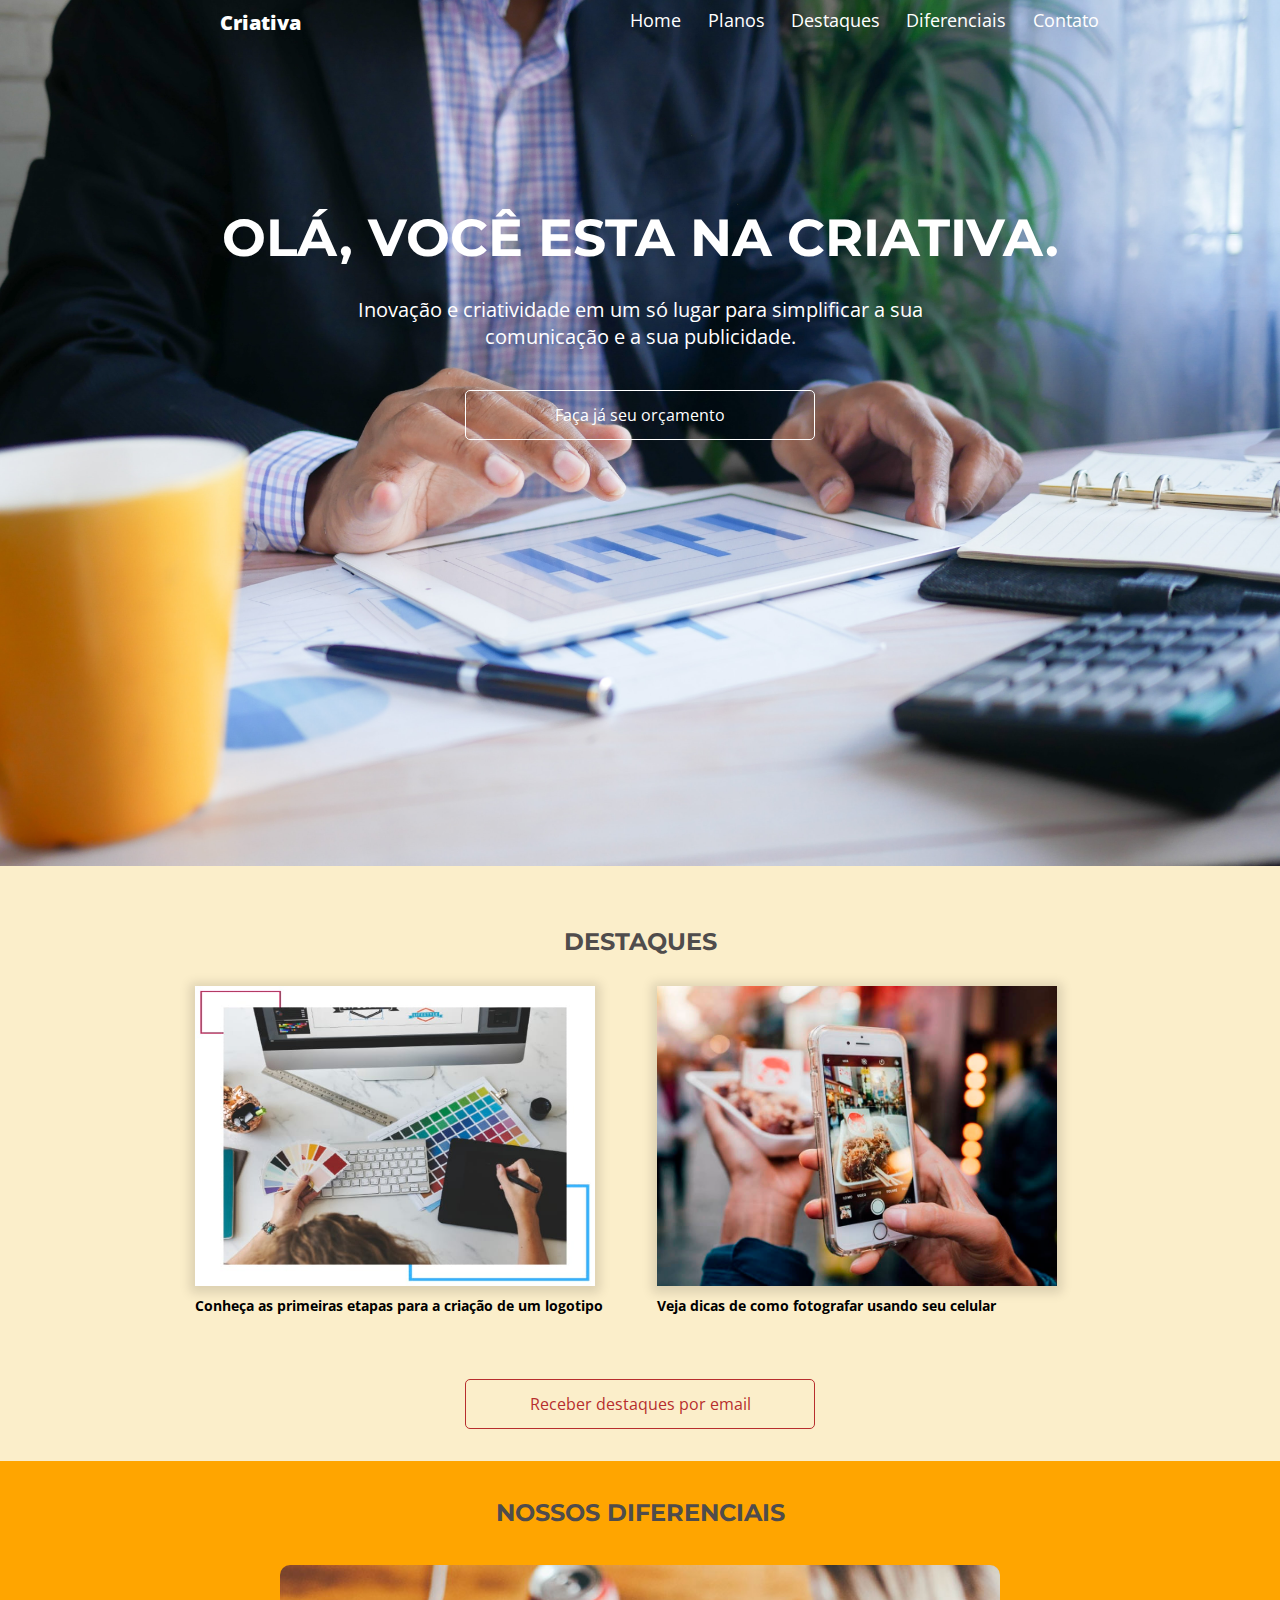
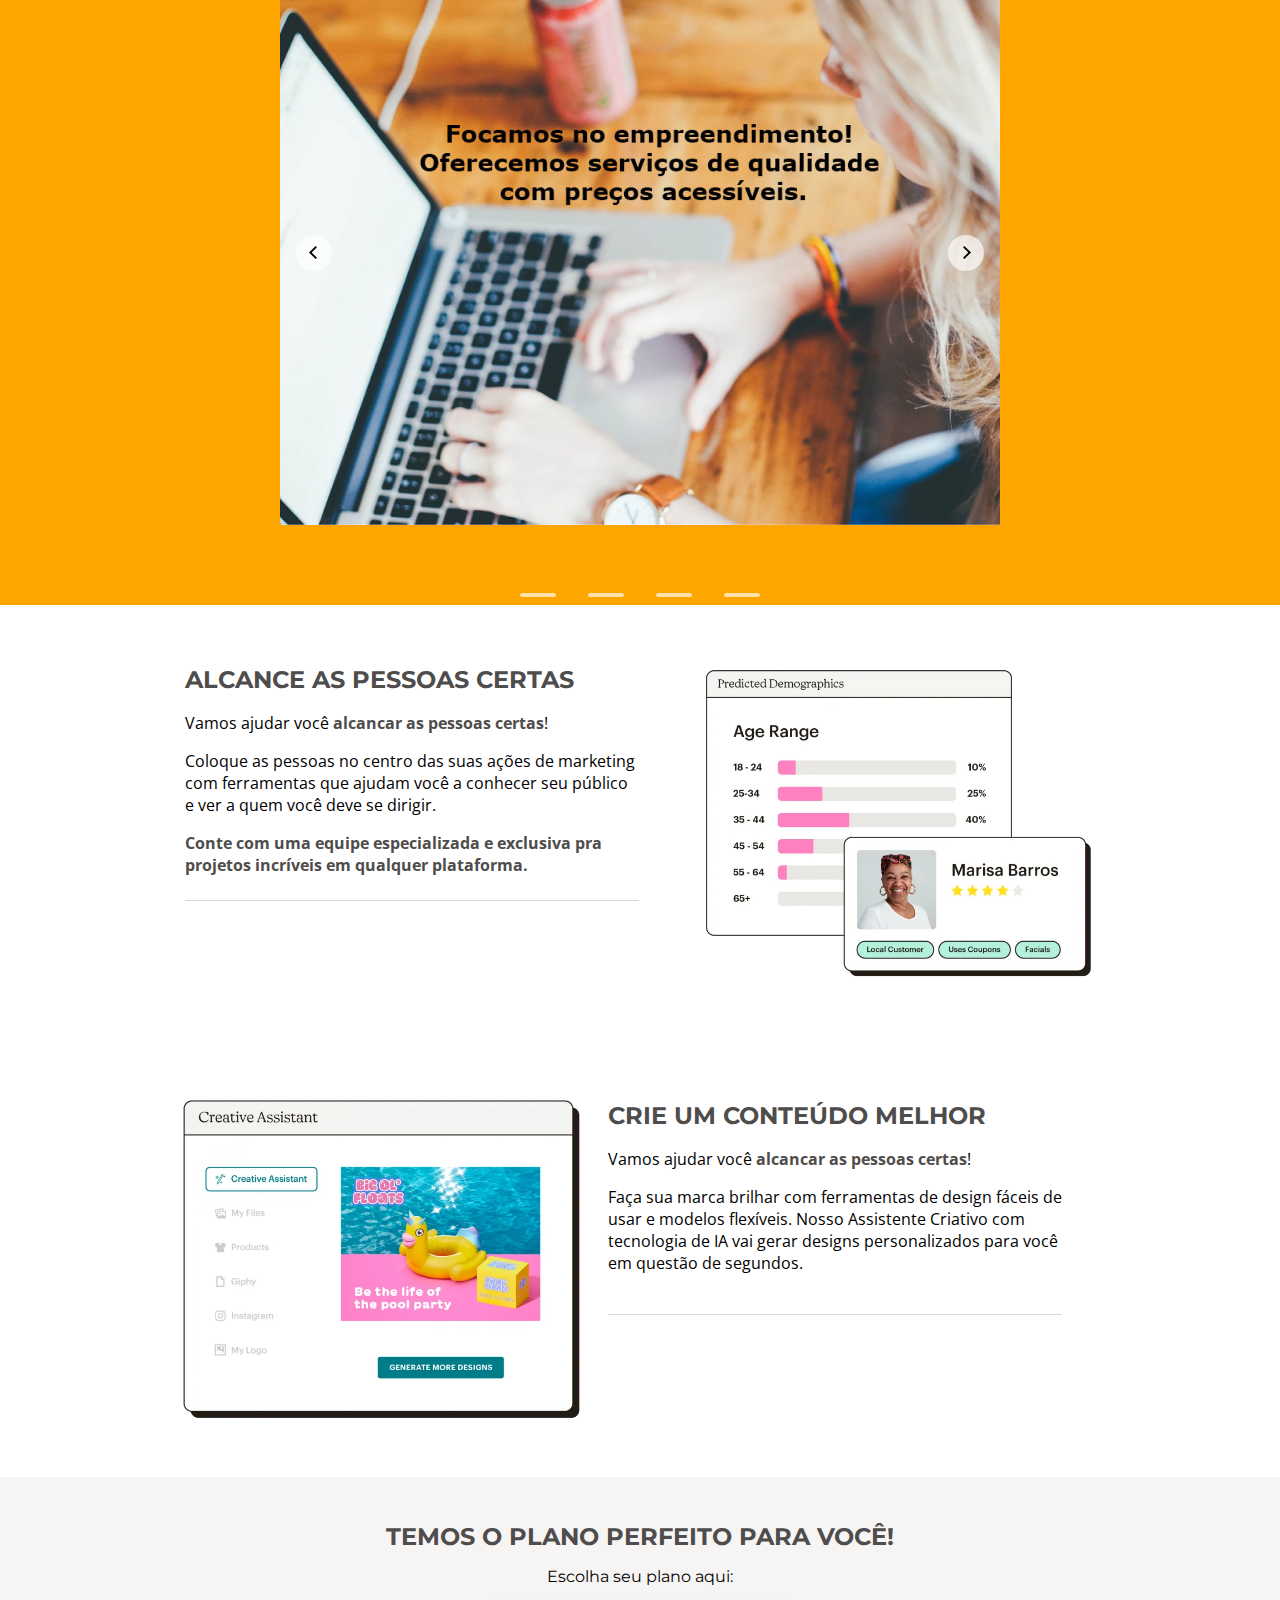
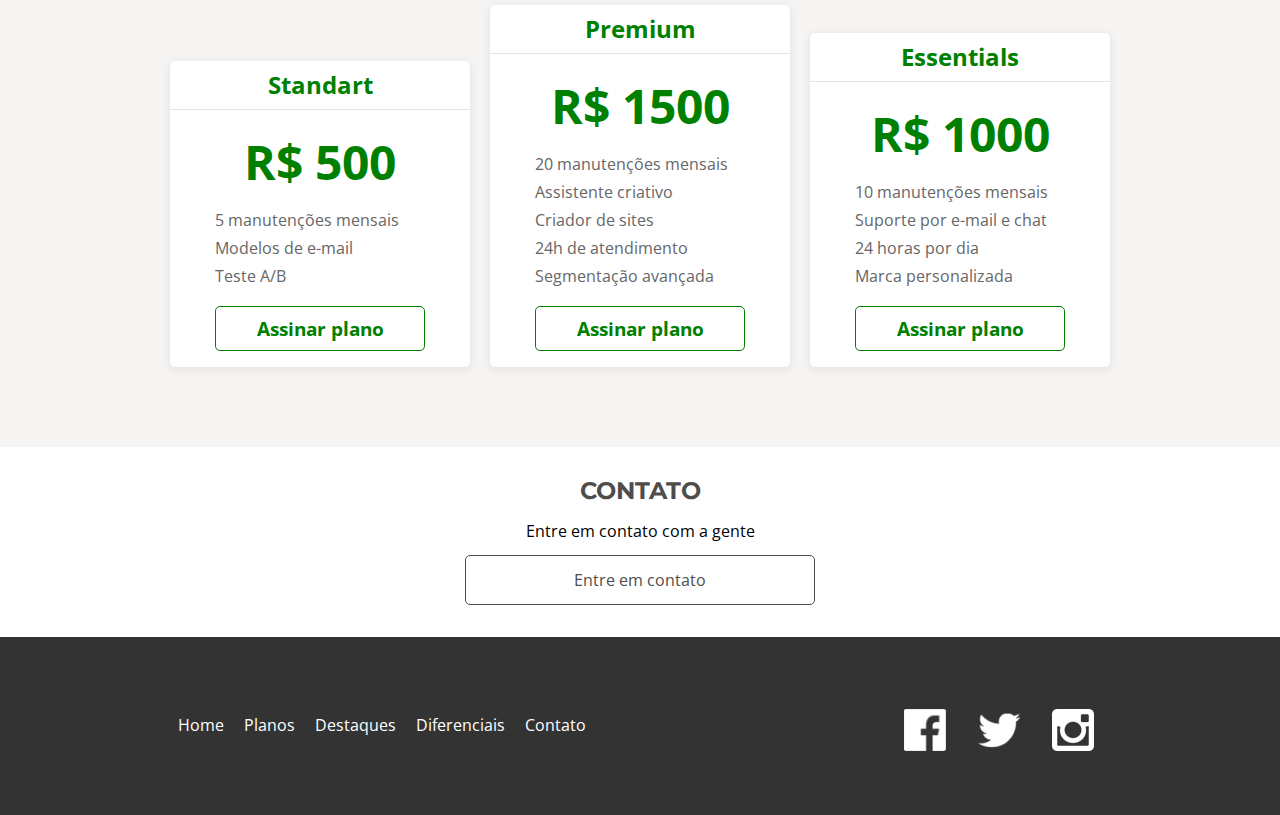
<file: index.html>
<!DOCTYPE html>
<html>
    <head>
        <meta charset="utf-8">

        <meta name="viewport" content="width=device-width inicial-scale=1.0">

        <title>Home | Criativa</title>
        <link rel="preconnect" href="https://fonts.googleapis.com">
        <link rel="preconnect" href="https://fonts.gstatic.com" crossorigin>
        <link href="https://fonts.googleapis.com/css2?family=Montserrat:wght@300;400;700&family=Open+Sans:wght@300;400;700&display=swap" rel="stylesheet">

        <link href="css/reset.css" rel="stylesheet">

        <link href="css/base.css" rel="stylesheet">

        <link href="css/cabecalho.css" rel="stylesheet">

        <link href="css/chamada.css" rel="stylesheet">

        <link href="css/destaques.css" rel="stylesheet">

        <link href="css/especialidades.css" rel="stylesheet">

        <link href="css/diferenciais.css" rel="stylesheet">

        <link href="css/sobre.css" rel="stylesheet">

        <link href="css/planos.css" rel="stylesheet">

        <link href="css/contato.css" rel="stylesheet">

        <link href="css/rodape.css" rel="stylesheet">
        <link href="css/carousel.css" rel="stylesheet">


        
    </head>
    <body>
        <header class="cabecalho container">
            <a href="index.html">    
                <h2 class="cabecalho_logo">Criativa</h2>
            </a>  
            <nav class="cabecalho_navegacao">
                
                
                <ul>
                    <li class="cabecalho_link"><a href="index.html">Home</a></li>
                    <li class="cabecalho_link"><a href="#pacotes">Planos</a></li>
                    <li class="cabecalho_link"><a href="#destaque">Destaques</a></li>
                    <li class="cabecalho_link"><a href="#diferenciais">Diferenciais</a></li>
                    <li class="cabecalho_link"><a href="contato.html">Contato</a></li>
                </ul>
            </nav>
        </header>
        
        <main>
            <section class="chamada container">
                <h1 class="chamada_titulo">Olá, você esta na Criativa.</h1>
                <p class="chamada_texto">Inovação e criatividade em um só lugar para 
                    simplificar a sua comunicação e a sua publicidade.</p>
                <a class="chamada_botao botao" href="contato.html">Faça já seu orçamento</a>
            </section>



            <section class="destaques container" id="destaque">
                <h2 class="destaques_titulo">Destaques</h2>
                <a href="https://insightgrupo.com.br/tudo-sobre-logotipo/" target="_blank">
                    <figure class="destaques_painel">
                        <img src="img/criacao-de-logomarca.jpg" alt="Logo tipo destaques" class="destaques_painel-img">
                        <figcaption class="destaques_painel-texto">Conheça as primeiras etapas para a criação de um logotipo
                        </figcaption>
                    </figure>
                </a>
                <a href="https://www.eduardo-monica.com/new-blog/como-fotografar-com-celular-dicas" target="_blank" >
                    <figure class="destaques_painel">
                        <img src="img/fotografando-com-celular.jpg" alt="" class="destaques_painel-img">
                        <figcaption class="destaques_painel-texto">Veja dicas de como fotografar usando seu celular
                        </figcaption>
                    </figure>
                </a><a href="#" class="destaques_botao botao">Receber destaques por email</a>
            </section>

            <section class="especialidades" id="diferenciais">
                <h2 class="especialidades__titulo">Nossos diferenciais</h2>
                <article class="carousel">
                    <button class="carousel__botao carousel__botao--anterior" data-anterior aria-label="botão de voltar"></button>
                    <button class="carousel__botao carousel__botao--proximo" data-proximo aria-label="botao de avançar"></button>
                    
                    <ul class="carousel__lista-produtos" data-lista-produtos>
                         
                        <a  class="carousel__produto">
                            <li class="carousel__imagem-conteiner"><img src="img/foco2.jpg" alt="" class="carousel__imagem"></li>
                        </a>
                        
                        <a  class="carousel__produto">
                            <li class="carousel__imagem-conteiner"><img src="img/uniao4.jpg" alt="" class="carousel__imagem"></li>
                        </a>
                        
                        <a  class="carousel__produto">
                            <li class="carousel__imagem-conteiner"><img src="img/criativa.jpg" alt="" class="carousel__imagem"></li>
                        </a>
                        
                        <a  class="carousel__produto">
                            <li class="carousel__imagem-conteiner"><img src="img/tempo2.png" alt="" class="carousel__imagem"></li>
                        </a>
                    </ul>
                    

                   <div class="carousel__indicadores" data-navegacao>
                        <button class="carousel__indicador carousel__indicador--ativo" data-indicador="0" 
                        aria-label="slide 1"></button>
                        <button class="carousel__indicador" data-indicador="1" 
                        aria-label="slide 2"></button>
                        <button class="carousel__indicador" data-indicador="2" 
                        aria-label="slide 3"></button>
                        <button class="carousel__indicador" data-indicador="3" 
                        aria-label="slide 4"></button>
                    </div>


                </article>
            </section>



            <section class="diferenciais container">
                <ul class="diferenciais__lista">
                    <li class="diferenciais__item diferenciais__item--tempo">
                        <h2 class="item__titulo">Tempo</h2>
                        <p class="item__texto">Tempo é importante! Trabalhamos em ritmo acelerado, atendendo rigorosamente aos prazos.</p>
                    </li>
                    <li class="diferenciais__item diferenciais__item--foco">
                        <h2 class="item__titulo">Foco</h2>
                        <p class="item__texto">Focamos no empreendimento! Oferecemos serviços de qualidade com preços acessíveis.</p>
                    </li>
                    <li class="diferenciais__item diferenciais__item--especialistas">
                        <h2 class="item__titulo">Especialistas</h2>
                        <p class="item__texto">Equipe experiente e especializada! Testamos todos os produtos antes do lançamento.</p>
                    </li>
                    <li class="diferenciais__item diferenciais__item--especialistas">
                        <h2 class="item__titulo">Criatividade</h2>
                        <p class="item__texto"> Estimulamos o potencial criativo da sua empresa</p>
                    </li>
                </ul>
            </section>


            <section class="sobre container">
                <div class="sobre__conteudo">
                    <h2 class="sobre__titulo">Alcance as pessoas certas</h2>
                    <p class="sobre__texto">Vamos ajudar você <strong class="sobre__texto--destaque">alcancar as pessoas certas</strong>!</p>
                    <p class="sobre__texto">
                        Coloque as pessoas no centro das suas ações de 
                        marketing com ferramentas que ajudam você a conhecer seu público e ver a quem você deve se dirigir.
                    </p>
                    <p class="sobre__texto sobre__texto--destaque sobre__texto--divisao">
                        Conte com uma equipe especializada e exclusiva pra projetos incríveis em qualquer plataforma.
                    </p>
                    
                </div>
                <img src="img/alcance.webp" alt="Sobre a Apeperia" class="sobre__imagem">   
            </section>

            <section class="sobre container">
                <img src="img/creative.webp" alt="Sobre a Apeperia" class="sobre__imagem"> 
                <div class="sobre__conteudo">
                    <h2 class="sobre__titulo">Crie um conteúdo melhor</h2>
                    <p class="sobre__texto">Vamos ajudar você <strong class="sobre__texto--destaque">alcancar as pessoas certas</strong>!</p>
                    <p class="sobre__texto">
                        Faça sua marca brilhar com ferramentas de design fáceis de usar e modelos flexíveis. Nosso Assistente 
                        Criativo com tecnologia de IA vai gerar designs personalizados para você em questão de segundos.
                    </p>
                    <p class="sobre__texto sobre__texto--destaque sobre__texto--divisao"></p>
                </div>
                 
            </section>

            <section class="planos container" id="pacotes">
                <h2 class="planos__titulo">Temos o plano perfeito para você!</h2>
                <p class="planos_subtitulo">Escolha seu plano aqui:</p>
                <ul class="planos__cartoes">
                    <li class="cartao cartao--standart">
                        <h3 class="cartao__titulo">Standart</h3>
                        <article class="cartao__conteudo">
                            <p class="cartao__preco"><em>R$ 500</em></p>
                            <p class="cartao__texto">5 manutenções mensais</p>
                            <p class="cartao__texto">Modelos de e-mail</p>
                            <p class="cartao__texto">Teste A/B</p>
                            <a href="plano.html" class="cartao__botao cartao__botao--standart botao">Assinar plano</a>
                        </article>
                    </li>
                    <li class="cartao cartao--premium">
                        <h3 class="cartao__titulo">Premium</h3>
                        <article class="cartao__conteudo">
                            <p class="cartao__preco"><em>R$ 1500</em></p>
                            <p class="cartao__texto">20 manutenções mensais</p>
                            <p class="cartao__texto">Assistente criativo</p>
                            <p class="cartao__texto">Criador de sites</p>
                            <p class="cartao__texto">24h de atendimento</p>
                            <p class="cartao__texto">Segmentação avançada</p>
                            <a href="" class="cartao__botao cartao__botao--premium botao">Assinar plano</a>
                        </article>
                    </li>
                    <li class="cartao cartao--essentials">
                        <h3 class="cartao__titulo">Essentials</h3>
                        <p class="cartao__preco"><em>R$ 1000</em></p>
                        <article class="cartao__conteudo">
                            <p class="cartao__texto">10 manutenções mensais</p>
                            <p class="cartao__texto">Suporte por e-mail e chat 24 horas por dia</p>
                            <p class="cartao__texto">Marca personalizada</p>
                            <a href="" class="cartao__botao cartao__botao--essentials botao">Assinar plano</a>
                        </article>
                    </li>
                </ul>
            </section>

            <section class="contato container">
                <h2 class="contato__titulo">Contato</h2>
                <p>Entre em contato com a gente</p>
                <a href="contato.html" class="contato__botao botao">Entre em contato</a>
            </section>


            
        </main> 
        <footer class="rodape container">
           
            
            <nav>
                <ul class="rodape__navegacao">
                    <li class="rodape__link"><a href="#">Home</a></li>
                    <li class="rodape__link"><a href="#pacotes">Planos</a></li>
                    <li class="rodape__link"><a href="#destaque">Destaques</a></li>
                    <li class="rodape__link"><a href="#destaque">Diferenciais</a></li>
                    <li class="rodape__link"><a href="contato.html">Contato</a></li>
                </ul>
            </nav>
            <ul class="rodape__social">
                <li><a href="https://www.facebook.com" target="_blank" class="rodape__midia"><img src="img/facebook.png" alt="icone do facebook"></a></li>
                <li><a href="https://www.twitter.com" target="_blank" class="rodape__midia"><img src="img/twitter.png" alt="icone do twitter"></a></li>
                <li><a href="https://www.instagram.com" target="_blank" class="rodape__midia"><img src="img/instagram.png" alt="icone do instagram"></a></li>
            </ul>
        </footer>

        <script src="js/index.js" type="module"></script>
    </body>
</html>
</file>
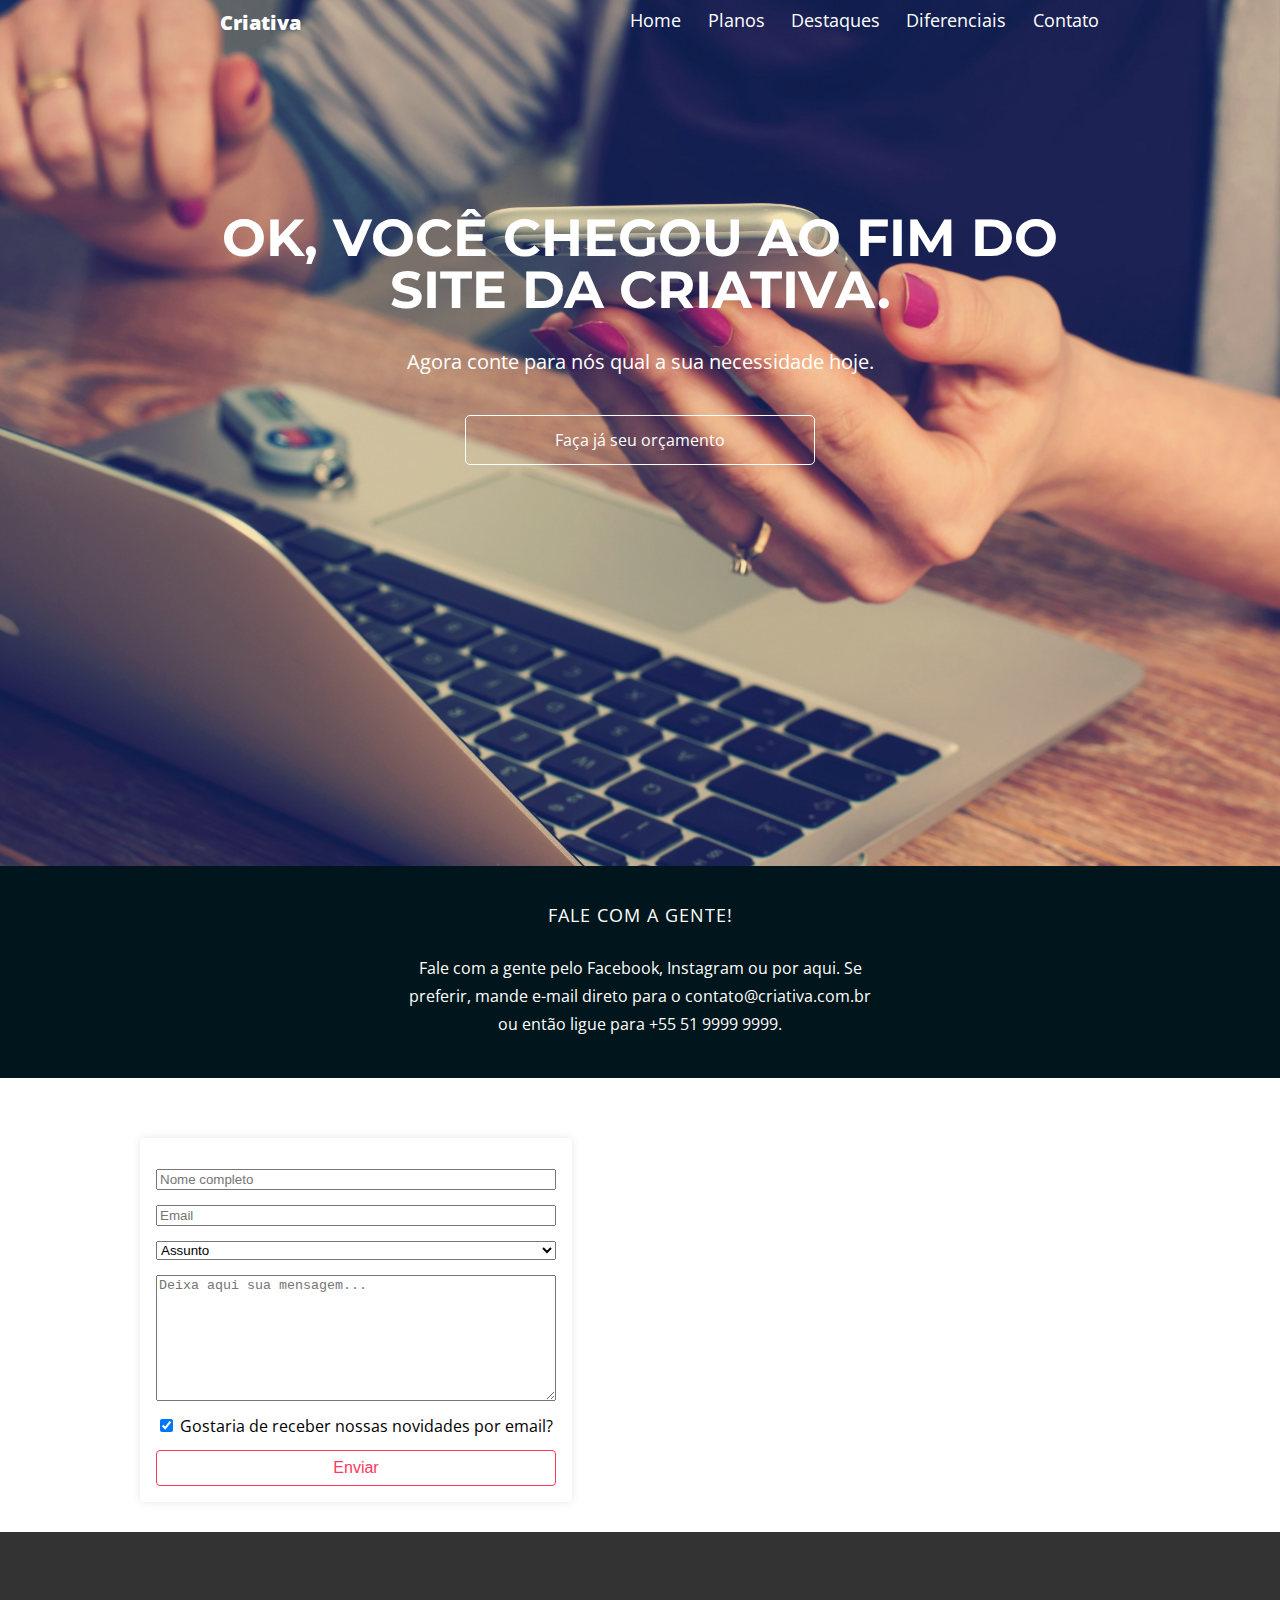
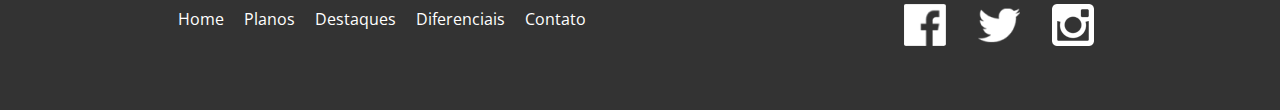
<file: contato.html>
<!DOCTYPE html>
<html lang="pt-br">
<head>
    <meta charset="UTF-8">
    <meta http-equiv="X-UA-Compatible" content="IE=edge">
    <meta name="viewport" content="width=device-width, initial-scale=1.0">
    <title>Contatos</title>

    <link rel="preconnect" href="https://fonts.googleapis.com">
    <link rel="preconnect" href="https://fonts.gstatic.com" crossorigin>
    <link href="https://fonts.googleapis.com/css2?family=Montserrat:wght@300;400;700&family=Open+Sans:wght@300;400;700&display=swap" rel="stylesheet">

    <link href="css/reset.css" rel="stylesheet">

    <link href="css/base.css" rel="stylesheet">

	<link href="css/cabecalho.css" rel="stylesheet">
	<link href="css/chamada.css" rel="stylesheet">
	<link href="css/page-contato.css" rel="stylesheet">
	<link href="css/rodape.css" rel="stylesheet">

</head>
<body>
    <header class="cabecalho container">
		<a href="index.html"
			<h2 class="cabecalho_logo">Criativa</h2>
		</a>

			<nav class="cabecalho_navegacao">
                <ul>
                    <li class="cabecalho_link"><a href="index.html">Home</a></li>
                    <li class="cabecalho_link"><a href="index.html">Planos</a></li>
                    <li class="cabecalho_link"><a href="index.html">Destaques</a></li>
					<li class="cabecalho_link"><a href="index.html">Diferenciais</a></li>
                    <li class="cabecalho_link"><a href="contato.html">Contato</a></li>
                </ul>
            </nav>
		
	</header>


	<main>
		<section class="chamada container">
			<h1 class="chamada_titulo">Ok, você chegou ao fim do site da Criativa.</h1>
			<p class="chamada_texto">Agora conte para nós qual a sua necessidade hoje.</p>
			<a class="chamada_botao botao" href="#orcamento">Faça já seu orçamento</a>
		</section>


		<section class= "entre-contato">
			<h3>fale com a gente!</h3>
			<p>Fale com a gente pelo <a href="https://www.facebook.com" target="_blank">Facebook</a>, <a href="https://www.instagram.com" target="_blank">Instagram</a> ou por aqui.
			Se preferir, mande e-mail direto para o contato@criativa.com.br ou então ligue para <a href="https://api.whatsapp.com/send?phone=+5519999999999&text=Texto%20aqui" target="_blank">+55 51 9999 9999</a>.
			</p>
		</section>

		<section class="cadastro-container" id="orcamento">

			<form class="formulario">
			  
			  <div class="form-field">
				<label class="form-field__label" for="nome"></label>
				<input class="form-field__input" id="nome"  placeholder="Nome completo"
				 name="nome"/>
		  
			  </div>
		  
			  <div class="form-field">
				<label class="form-field__label" for="email"></label>
				<input class="form-field__input" id="email" type="text"  name="email"
				placeholder="Email"/>
			  </div>

			  <div class="form-field">
				<select class="form-field__select" name="assunto">
					<option value="0" selected disabled="">Assunto</option>
					<option value="vagas"> Afim de trabalhar com a gente</option>
					<option value="orcamento">Orçamentos</option>
					<option value="elogio">Receber informações via email</option>
				</select>
			  </div>

			  <div class="form-field">
				<textarea name="mensagem" placeholder="Deixa aqui sua mensagem..." rows="8"></textarea>
			  </div>

			  <div class="form-field">
				<label><input class="form-field__checkbox" type="checkbox" checked=""> 
					Gostaria de receber nossas novidades por email?</label>
			  </div>
		  
	
			  <div class="botao-envelope">
				<button class="botao-form" type="submit">Enviar</button>
			  </div>

			</form>

			<div class="map__image">
				<iframe src="https://www.google.com/maps/embed?pb=!1m18!1m12!1m3!1d3454.06279649192!2d-51.22854228517495!3d-30.03505623779988!2m3!1f0!2f0!3f0!3m2!1i1024!2i768!4f13.1!3m3!1m2!1s0x951979c1b2fe8ead%3A0xd59ee60ded07ab21!2sFIRMA!5e0!3m2!1spt-BR!2sbr!4v1625166010689!5m2!1spt-BR!2sbr" 
				style="border:0;" allowfullscreen="" loading="lazy"></iframe>
			</div>

		</section>

		<footer class="rodape container">
            <!--<img src="img/atl-fff.jpeg" alt="" class="rodape__logo">-->
            
            <nav>
                <ul class="rodape__navegacao">
                    <li class="rodape__link"><a href="index.html">Home</a></li>
                    <li class="rodape__link"><a href="index.html">Planos</a></li>
                    <li class="rodape__link"><a href="index.html">Destaques</a></li>
					<li class="rodape__link"><a href="index.html">Diferenciais</a></li>
                    <li class="rodape__link"><a href="contato.html">Contato</a></li>
                </ul>
            </nav>
            <ul class="rodape__social">
                <li><a href="https://www.facebook.com" target="_blank" class="rodape__midia"><img src="img/facebook.png" alt="icone do facebook"></a></li>
                <li><a href="https://www.twitter.com" target="_blank" class="rodape__midia"><img src="img/twitter.png" alt="icone do twitter"></a></li>
                <li><a href="https://www.instagram.com" target="_blank" class="rodape__midia"><img src="img/instagram.png" alt="icone do instagram"></a></li>
            </ul>
        </footer>

		  

		  		
		

	

	</main>	
    
</body>
</html>
</file>
<file: css/base.css>
/* Criando variavel de cores. seletor ROOT maior tag assim nao corre risco de sobrescvrer*/
:root {
--branco: #FFF;
--azul-claro: #DFE3E5;
--vermelho-forte: #B72E2E;
--cinza-escuro: #4F4C4C;
--cinza-claro: #F7F4F4;
--cinza-medio: #D9D9D9;
    
--fonte-link: #0084FF;
--fonte-cinza: #666;
--borda-cabecalho-mobile: #103D4A;
--bg-rodape: #333;
--bg-chamada-mobile: #00161C;


/* base de cores para cartoes dos planos*/
--planos-cartao-standart: green;
--planos-cartao-premium: green;
--planos-cartao-essentials: green;

--montserrat: 'Montserrat', sans-serif;
}

body{
    font-family: 'Open Sans', sans-serif;
}

.container{
    padding-right: 6%;
    padding-left: 6%;
}

.botao {
    text-align: center;
    /* display block para conseguir mudar o tamanho*/
    display: block;
    width: 100%;
    /*limitando o tamanho*/
    max-width: 350px;
    box-sizing: border-box;
    padding: 1rem 2rem;
    border: 1px solid var(--branco);
    border-radius: 5px;
}








/* arrumando padding do container - limitando tamanho da tela 
pra que todo conteudo fique sempre dentro de 950px*/
@media screen and (min-width: 1024px) {
    .container {
        padding-left: calc((100% - 940px)/2);
        padding-right: calc((100% - 940px)/2);
    }
}
</file>
<file: css/cabecalho.css>
.cabecalho {
    color: var(--branco);

    width: 100%;

    box-sizing: border-box;

    display: flex;
    flex-direction: column;
    align-items: center;

    padding-top: .75rem;
    padding-bottom: .75rem;

    border-bottom: 1px solid var(--borda-cabecalho-mobile);

    position: absolute;
}

.cabecalho_logo {
    font-size: 20px;
    font-weight: 900;
    margin-bottom: 1rem;
    width: 180px;
    text-align: center;
}

.cabecalho_navegacao {
    display: flex;
   
    text-align: center;
    
}

.cabecalho_link {
    font-size: 1.1rem;

    display: inline-block;

    margin-right: .7rem;
    margin-bottom: 1.25rem;
    margin-left: .7rem;
}

.mobile-menu {
    display: none;
    cursor: pointer;
  }
  
  .mobile-menu div {
    width: 32px;
    height: 2px;
    background: #fff;
    margin: 8px;
    transition: 0.3s;
  }


/* A partir de 1024 layout para desktop*/
@media screen and (min-width: 1024px){
    .cabecalho{
        display: flex;
        flex-direction: row;
        justify-content: space-between;
        border:none;
    }

}
</file>
<file: css/chamada.css>
.chamada  {
    display: flex;
    flex-direction: column;
    align-items: center;

    color: var(--branco);
    text-align: center;
    
    background-color: var(--bg-chamada-mobile);
    padding-top: 12.25rem;
    padding-bottom: 2.5rem;
   
}

.chamada_titulo {
    font-family: 'Montserrat', serif;
    font-size: 1.5rem;
    font-weight: 700;
    text-transform: uppercase;
    margin-top: 1rem;
    margin-bottom: 1.5rem;
}

.chamada_texto {
    font-size: 1.25rem;
    line-height: normal;

    margin: 0 auto 2.5rem;
}

.chamada_botao {
    width: 100%;
}

.chamada_botao:hover,
.chamada_botao:active {
    background-color: orange;
    border: 1px solid  orange;
    color: #FFF;
}

/* Responsividade tablets*/
@media screen and (min-width: 768px){
    
    .chamada_texto{
        max-width: 600px;
    }
}

@media screen and (min-width:1024px){
    .chamada{
        /* colocando imagem de fundo quando desktop*/
        background-image: url(../img/capa.jpg);
        height: 70vh;
        background-position: center;
        background-size: cover
        /*padding-top: 8.25rem;*/
        
    }

  
        
        
    

    .chamada_titulo{
        font-size: 3.25rem;
        margin-bottom:2rem;
        
    }
}
</file>
<file: css/destaques.css>
.destaques {
    background-color: #fbeeca;

    padding-top: 2rem;
    padding-bottom: 2rem;

}

.destaques_titulo{
    color: var(--cinza-escuro);
    font-weight: 700;
    font-size: 1.5rem;
    font-family: var(--montserrat);
    text-transform: uppercase;
    text-align: center;

    padding-top: 2rem;
    padding-bottom:  2rem;
}

.destaques_painel{
    display: flex;
    flex-direction: column;
    align-items: center;

    margin-bottom: 2rem;
}

.destaques_painel-img{
    width:100vw;
    max-width:600px;
    box-shadow: 0 2px 10px 5px #00000020;
    margin-bottom: .5rem;
}

.destaques_painel-texto{
    font-weight: 700;
    font-size: 1.2rem;
    line-height: normal;
}

.destaques_botao{
    color: var(--vermelho-forte);
    border-color: var(--vermelho-forte);
    margin:0 auto;
}

.destaques_botao:hover,
.destaques_botao:active {
    opacity: 0.8;
    background-color: var(--vermelho-forte);
    border: 1px solid  var(--vermelho-forte);
    color: #FFF;
}



@media screen and (min-width:1024px){

    
    .destaques {
        background-color: #fbeeca;
        margin: 0px;
    
       
    
    }
    
    .destaques_painel{
        display: inline-block;
      
        padding: 0 25px;
        
        
      
    }
    
    .destaques_painel-img{
        width:100vw;
        max-width:400px;
        height: 300px;
        box-shadow: 0 2px 10px 5px #00000020;
        margin-bottom: .5rem;
    }
    
    .destaques_painel-texto{
        font-weight: 700;
        font-size: 0.9rem;
        line-height: normal;
        text-align:justify;
    }
    
    .destaques_botao{
        color: var(--vermelho-forte);
        border-color: var(--vermelho-forte);
        margin:0 auto;
        margin-top: 2rem;
    }




        
    

}
</file>
<file: css/especialidades.css>
.especialidades{
    display: flex;
    align-items: center;
    flex-direction: column;
    padding-top: 2.5rem;
    background-color: orange;
}

.especialidades__titulo{
    color: var(--cinza-escuro);
    font-weight: 700;
    font-size: 1.5rem;
    font-family: var(--montserrat);
    text-transform: uppercase;
    text-align: center;
    margin-bottom: 2.5rem;

}

/* adaptando layout desktop*/
@media screen and (max-width:780px) {
    .especialidades{
        display: none;
    }
    

}
</file>
<file: css/diferenciais.css>
.diferenciais {
    
    padding-top: 3.5rem;
    padding-bottom: 3.5rem;
}

.diferenciais__lista {
    display: flex;
    flex-wrap: wrap;
    justify-content: space-around;
    
}

.diferenciais__item {
    max-width: 350px;

    box-sizing: border-box;

    padding: 2rem 0 2rem 5rem;

    background-repeat: no-repeat;
    background-position: top 1.25rem left 2.5rem;

}

.diferenciais__item--tempo{
    background-image: url(../img/icone-relogio.png);

}

.diferenciais__item--foco{
    background-image: url(../img/icone-dinheiro.png);
}

.diferenciais__item--especialistas{
    background-image: url(../img/icone-quimica.png);
}


.item__titulo {
    color: var(--cinza-escuro);
    font-weight: 700;
    font-size: 1.2rem;
    text-transform: uppercase;

    margin-bottom: 1.5rem;
}

.item__texto {
    line-height: normal;
}


@media screen and (min-width:1024px) {
    
    .diferenciais{
        background-color: var(--cinza-claro);
        padding-top: 0;
        padding-bottom: 0;
    }

    .diferenciais__lista {
        display: none;
        flex-wrap: nowrap;
        flex-direction: row;
        justify-content: space-between;
    }
    
}
</file>
<file: css/sobre.css>
.sobre {
    padding-top: 3rem;
    padding-bottom: 3rem;
}
.sobre__conteudo{
    margin: 15px 45px 0 15px;
}
.sobre__titulo {
    color: var(--cinza-escuro);
    font-weight: 700;
    font-size: 1.5rem;
    font-family: var(--montserrat);
    text-transform: uppercase;
    text-align: center;

    margin-bottom: 1.25rem;
}

.sobre__texto {
    line-height: normal;

    margin-bottom: 1rem;
}

.sobre__texto--destaque {
    color: var(--cinza-escuro);
    font-weight: 700;
}

.sobre__plataformas {
    display: flex;
    flex-wrap: wrap;
    justify-content: space-evenly;
    margin-bottom: 1rem;
}


/* Imagem nao aparece enquanto mobile*/
.sobre__imagem{
    display:none;
    width: 45%;
}

/* adaptando layout desktop*/
@media screen and (min-width:1024px) {
    .sobre {
        display: flex;
    }

    .sobre__conteudo{
        margin-right: 3rem;
    }

    .sobre__titulo{
        text-align: left;
    }

    .sobre__texto--divisao{
        border-bottom: 1px solid var(--cinza-medio);

        padding-bottom: 1.5rem;
    }


    .sobre__imagem{
        display: block;
    }

}
</file>
<file: css/planos.css>
.planos {
    background-color: var(--cinza-claro);
    padding-top: 3rem;
    padding-bottom: 3rem;
}

.planos__titulo {
    color: var(--cinza-escuro);
    font-weight: 700;
    font-size: 1.5rem;
    font-family: var(--montserrat);
    text-transform: uppercase;
    text-align: center;
    margin-bottom: 1.25rem;
}

.planos__cartoes {
    display: flex;
    flex-direction: column;
    align-items: center;
}

.planos_subtitulo {
    font-family: var(--montserrat);
    text-align: center;
    margin-bottom: 1.25rem;

}

.cartao {
    display: flex;
    flex-direction: column;

    background-color: var(--branco);

    width: 100%;
    max-width: 300px;

    margin-bottom: 2rem;

    border-radius: 5px;
    box-shadow: 0 2px 10px 2px #00000010;
}

.cartao__titulo {
    font-weight: 700;
    font-size: 1.5rem;
    text-align: center;

    padding: .75rem 0;

    margin-bottom: .5rem;

    border-bottom: 1px solid var(--azul-claro);
}

.cartao__conteudo {
    padding: 0 15%;
}

.cartao__preco {
    font-weight: 700;
    font-size: 3rem;
    text-align: center;

    margin-top: 1.25rem;
    margin-bottom: 1.25rem;
}

.cartao__texto {
    color: var(--fonte-cinza);
    line-height: 28px;
}

.cartao__botao {
    font-size: 1.2rem;
    font-weight: 700;

    width: 100%;

    align-self: center;

    padding: .75rem 2rem;

    margin-top: 1rem;
    margin-bottom: 1rem;
}


.cartao__botao:hover,
.cartao__botao:active {
    opacity: 0.8;
    background-color: green;
    border: 1px solid  #FFF;
    color: #FFF;
}

.cartao--standart {
    color: var(--planos-cartao-standart);
}

.cartao--premium {
    color: var(--planos-cartao-premium);
}

.cartao--essentials {
    color: var(--planos-cartao-essentials);
}

.cartao__botao--standart {
    border-color: var(--planos-cartao-standart);
}

.cartao__botao--premium {
    border-color: var(--planos-cartao-premium);
}

.cartao__botao--essentials {
    border-color: var(--planos-cartao-essentials);
}

/*Responsividade tablet*/
@media screen and (min-width: 768px){
    .cartao{
    max-width: 400px;
   }
}

/*Responsividade desktop*/
@media screen and (min-width: 1024px) {
    .planos__cartoes {
        flex-direction: row;
        justify-content: space-between;
        align-items: flex-end;
    }

    .cartao {
        max-width: 300px;
    }
}
</file>
<file: css/contato.css>
.contato {
    display: flex;
    flex-direction: column;
    align-items: center;

    text-align: center;

    padding-top: 2rem;
    padding-bottom: 2rem;
}

.contato__titulo {
    color: var(--cinza-escuro);
    font-weight: 700;
    font-size: 1.5rem;
    font-family: var(--montserrat);
    text-transform: uppercase;
    text-align: center;

    margin-bottom: 1.25rem;
}

.contato__botao {
    color: var(--cinza-escuro);

    border-color: var(--cinza-escuro);

    margin-top: 1rem;
}

.contato__botao:hover,
.contato__botao:active {
    opacity: 0.8;
    background-color: var(--cinza-escuro);
    border: 1px solid  #FFF;
    color: #FFF;
}
</file>
<file: css/rodape.css>
.rodape {
    display: flex;
    flex-direction: column;
    align-items: center;

    background-color: var(--bg-rodape);

    padding-top: 2.5rem;
    padding-bottom: 2rem;
}

.rodape__social {
    display: flex;
}

.rodape__midia {
    display: block;

    width: 42px;
    height: 42px;

    margin: 2rem 1rem;
}

.rodape__navegacao {
    color: var(--branco);
    text-align: center;
    line-height: 3;
}


.rodape__link {
    display: inline-block;

    margin: 0 .5rem .7rem;
}

/*Responsividade desktop*/
@media screen and (min-width: 1024px) {
    .rodape {
        flex-direction: row;
        flex-wrap: wrap;
        justify-content: space-between;
    }

    .rodape__navegacao {
        text-align: left;

        min-width: 600px;
    }
}
</file>
<file: css/carousel.css>
.carousel {
    
    position: relative;

    height: 40rem;
    width: 45rem;

    border-radius: 10px 10px 0 0;

    overflow: hidden;

    
}



.carousel__botao {
    position: absolute;

    width: 2.25rem;
    height: 2.25rem;


    top: 45%;
    transform: translateY(-50%);

    border: none;
    border-radius: 50%;

    background-color: #FFFFFFAA;
    background-size: .5rem;
    background-position: center;
    background-repeat: no-repeat;
    padding: .2rem;
   /* index 10 faz com que os botoes fiquem a frente da imagem*/
    z-index: 10;
}


.carousel__botao--anterior {
    left: 0;

    margin-left: 1rem;

    background-image: url(../img/seta-esquerda.svg);
    background-position: .8rem center;
}

.carousel__botao--proximo {
    right: 0;

    margin-right: 1rem;

    background-image: url(../img/seta-direita.svg);
    background-position: .95rem center;
}

.carousel__lista-produtos {
    position: relative;
    height: 100%;
    transition: transform .25s;
}

.carousel__produto {
    position: absolute;
    top: 0;
    bottom: 0;
    width: 100%;
}

.carousel__imagem-container {
    width: 100%;
    height: 100%;
}

.carousel__imagem {
    width: 100%;
    height: 100%;
    /* propriedade faz o que sobra da imagem não seja visto tipo background cover*/
    object-fit: cover;
}


.carousel__indicadores {
    position: absolute;
    bottom: 0;

    width: 100%;

    display: flex;
    justify-content: center;
}

.carousel__indicador {
    width: 2.25rem;
    height: .25rem;

    background-color: #FFFFFFAA;

    border-radius: 2rem;
    border: none;
    margin: .5rem 1rem;
}

/*.carousel__indicador--ativo {
    background-color: grey;
}*/

/* adaptando layout desktop*/
@media screen and (max-width:780px) {
    .carousel__imagem-container{
        display: none;
    }
    

}
</file>
<file: css/page-contato.css>
/****************************conteudo **************************/

.entre-contato{
    display: flex;
    flex-direction: column;
    align-items: center;

    color: var(--branco);
    text-align: center;
    
    background-color: var(--bg-chamada-mobile);

    padding-top: 2.5rem;
    padding-bottom: 2.5rem;
}

.entre-contato h3{
	margin-bottom: 30px;
	font-size: 18px;
	text-transform: uppercase;
	/*Criando espacamento entre as linhas*/
	letter-spacing: 1px;
}

.entre-contato p{
	margin: 0 350px;
	padding: 0 55px;
	line-height: 28px;
}

/*************** sessao contato e mapa *******************/

.cadastro-container {
    display: flex;
    flex-direction: column;
    max-width: 1000px;
    margin: 30px auto 30px auto;
  }

.formulario {
    background-color: white;
    padding: 16px;
    border-radius: 4px;
    box-shadow: 0 0 8px rgba(0, 0, 0, 0.1);
} 

.formulario__titulo{
    color: #000;
}

.form-field {
    width: 100%;
    margin-top: 15px;
    margin-bottom: 15px;
    display: flex;
    flex-direction: column;
}

.botao-envelope {
    display: flex;
  }

.botao-form {
    color: white;
    display: block;
    flex: 1;
    border: none;
    border-radius: 4px;
    border: 1px solid #ff385c;
    font-size: 16px;
    padding: 0.5em;
    cursor: pointer;
    transition: opacity 0.2s;
    color: #ff385c;
    background-color: white;
  }

  .botao-form:hover,
  .botao-form:active {
      opacity: 0.8;
      background-color: #ff385c;
      border: 1px solid  #FFF;
      color: #FFF;
  }

.map__image iframe{
    display: flex;
    margin-top: 30px;
    width: 100%;
	height: 360px;
}


@media screen and (min-width:1024px){
    .chamada{
        /* colocando imagem de fundo quando desktop*/
        background-image: url(../img/office.jpg);
        height: 70vh;
        background-position: center;
        background-size: cover
        /*padding-top: 8.25rem;*/
        
    }

    .cadastro-container{
        display: flex;
        flex-direction: row;
        justify-content: space-between;
        margin-bottom: 30px;
    }

    .formulario{
        width: 40%;
        margin-top: 30px;
    }
    
    .map__image{
        width: 45%;   
    }

    
}
</file>
